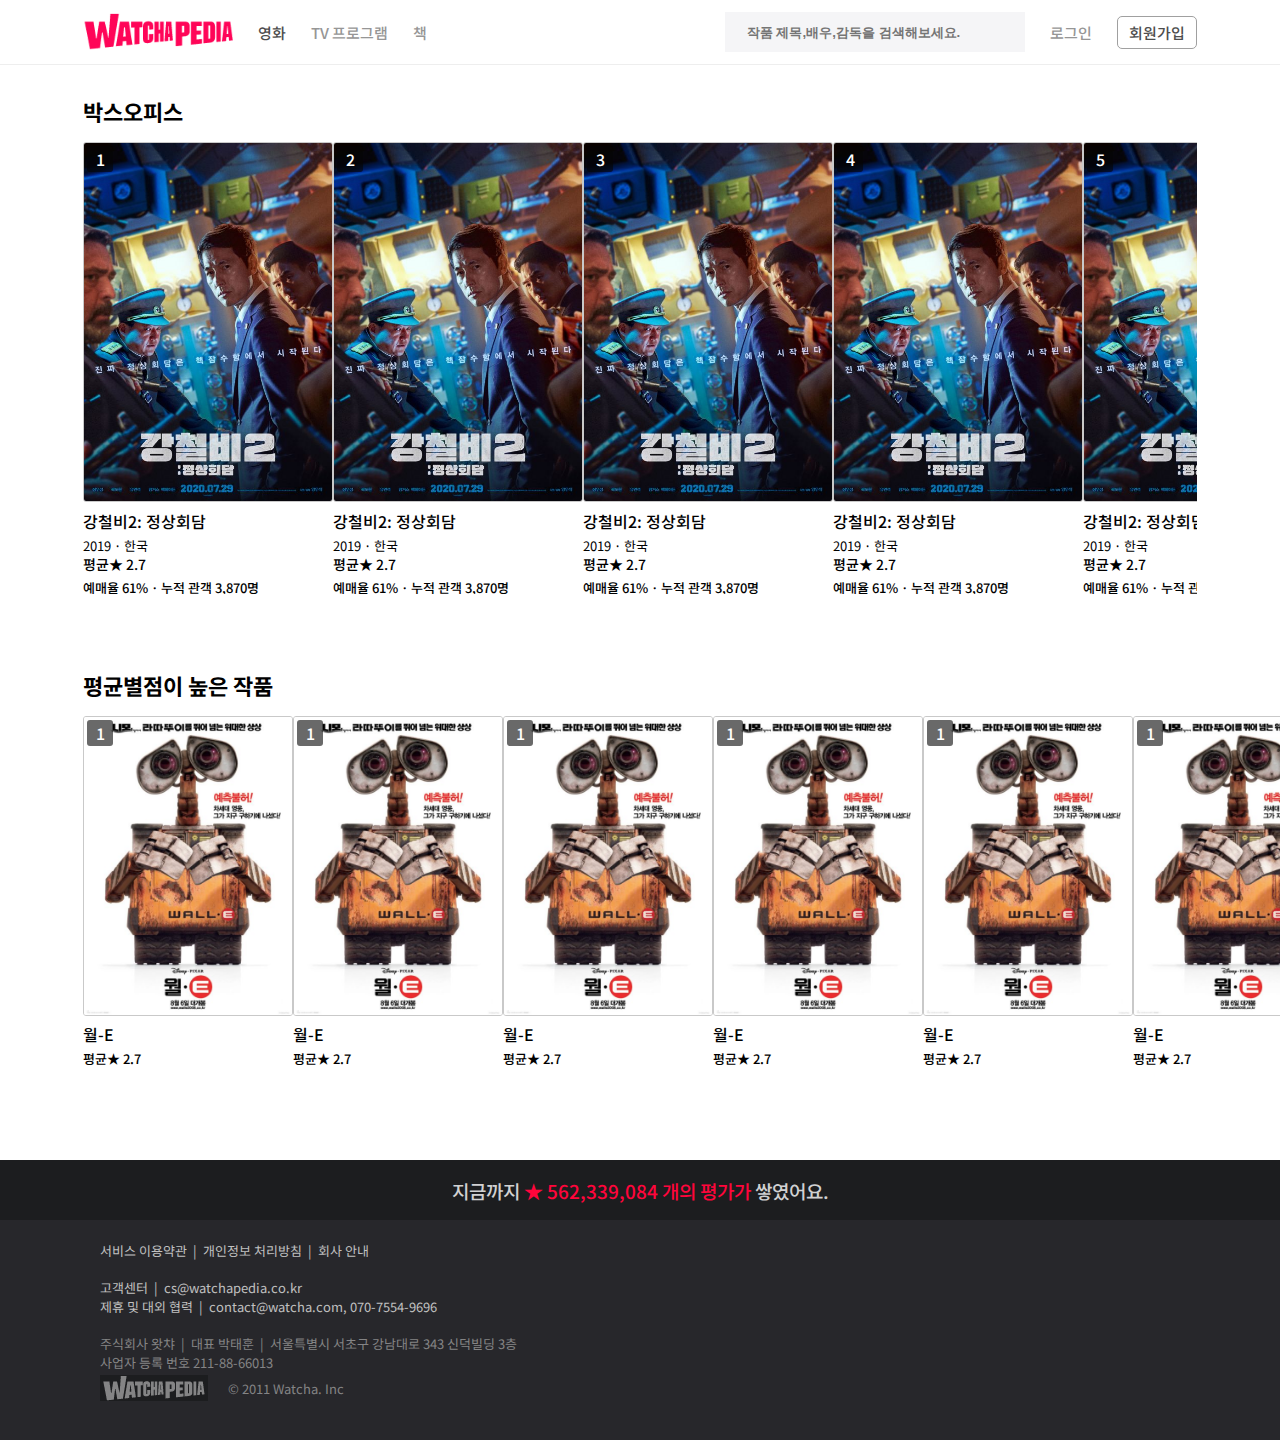
<file: index.html>
<!DOCTYPE html>
<html lang="en">

<head>
    <meta charset="UTF-8">
    <meta name="viewport" content="width=device-width, initial-scale=1.0">
    <title>왓차피디아 - 클론 코딩 프로젝트</title>
    <link rel="stylesheet" href="css/style.css">
    <link href="https://fonts.googleapis.com/css2?family=Noto+Sans+KR:wght@400;500;700&display=swap" rel="stylesheet">
    <link rel="stylesheet" href="https://use.fontawesome.com/releases/v5.14.0/css/all.css"
        integrity="sha384-HzLeBuhoNPvSl5KYnjx0BT+WB0QEEqLprO+NBkkk5gbc67FTaL7XIGa2w1L0Xbgc" crossorigin="anonymous">
</head>

<body>
    <header class="menu-box">
        <div class="menu">
            <div class="menu_left">
                <a href="index.html"><img class="menu_logo" src="img/logo.png" /></a>
                <span class="menu_movie">영화</span>
                <span class="menu_tv">TV 프로그램</span>
                <span class="menu_book">책</span>
            </div>
            <div class="menu_right">
                <div class="menu_search-box">
                    <i class="fas fa-search"></i>
                    <input class="menu_search" type="text" placeholder="작품 제목,배우,감독을 검색해보세요.">
                </div>
                <span class="menu_login">로그인</span>
                <span class="menu_sign-up" id="js-signUp">회원가입</span>
            </div>
            <div class="pop_sign-up">
                <img src="img/pop_logo.png" class="pop_logo">
                <span class="pop_title">회원가입</span>
                <form action="">
                    <div class="pop_input-box">
                        <input type="text" placeholder="이름">
                    </div>
                    <div class="pop_input-box">
                        <input type="text" placeholder="이메일">
                    </div>
                    <div class="pop_input-box">
                        <input type="text" placeholder="비밀번호">
                    </div>
                </form>
                <button class="pop_btn">회원가입</button>
                <div class="pop_already">
                    <span>이미 가입하셨나요?&nbsp;</span>
                    <a href="">
                        <span>로그인</span>
                    </a>
                </div>
                <span class="pop_or">OR</span>
                <div class="pop_line-box">
                    <div class="pop_line"></div>
                    <div class="pop_line"></div>
                </div>
                <button class="pop_facebook">
                    <i class="fab fa-facebook-square"></i>
                    <span>Facebook 으로 로그인</span>
                </button>
            </div>
            <div class="overlay"></div>
        </div>
    </header>
    <main class="first_contents-box contents-box">
        <div class="contents">
            <div class="contents_title">박스오피스</div>
            <div class="type1-contents_contents">
                <div class="type1-content-box">
                    <a href="contents.html">
                        <img src="img/ironrain.jpg" alt="강철비2: 정상회담">
                    </a>
                    <span class="type1-content_title">강철비2: 정상회담</span>
                    <span class="type1-content_year">2019 · 한국</span>
                    <span class="type1-content_star">평균★ 2.7</span>
                    <span class="type1-content_info">예매율 61% · 누적 관객 3,870명</span>
                    <div class="type1-content_number">1</div>
                </div>
                <div class="type1-content-box">
                    <a href="contents.html">
                        <img src="img/ironrain.jpg" alt="강철비2: 정상회담">
                    </a>
                    <span class="type1-content_title">강철비2: 정상회담</span>
                    <span class="type1-content_year">2019 · 한국</span>
                    <span class="type1-content_star">평균★ 2.7</span>
                    <span class="type1-content_info">예매율 61% · 누적 관객 3,870명</span>
                    <div class="type1-content_number">2</div>
                </div>
                <div class="type1-content-box">
                    <a href="contents.html">
                        <img src="img/ironrain.jpg" alt="강철비2: 정상회담">
                    </a>
                    <span class="type1-content_title">강철비2: 정상회담</span>
                    <span class="type1-content_year">2019 · 한국</span>
                    <span class="type1-content_star">평균★ 2.7</span>
                    <span class="type1-content_info">예매율 61% · 누적 관객 3,870명</span>
                    <div class="type1-content_number">3</div>
                </div>
                <div class="type1-content-box">
                    <a href="contents.html">
                        <img src="img/ironrain.jpg" alt="강철비2: 정상회담">
                    </a>
                    <span class="type1-content_title">강철비2: 정상회담</span>
                    <span class="type1-content_year">2019 · 한국</span>
                    <span class="type1-content_star">평균★ 2.7</span>
                    <span class="type1-content_info">예매율 61% · 누적 관객 3,870명</span>
                    <div class="type1-content_number">4</div>
                </div>
                <div class="type1-content-box">
                    <a href="contents.html">
                        <img src="img/ironrain.jpg" alt="강철비2: 정상회담">
                    </a>
                    <span class="type1-content_title">강철비2: 정상회담</span>
                    <span class="type1-content_year">2019 · 한국</span>
                    <span class="type1-content_star">평균★ 2.7</span>
                    <span class="type1-content_info">예매율 61% · 누적 관객 3,870명</span>
                    <div class="type1-content_number">5</div>
                </div>
            </div>
        </div>
    </main>
    <main class="contents-box">
        <div class="contents">
            <div class="contents_title">평균별점이 높은 작품</div>
            <div class="type2-contents_contents">
                <div class="type2-content-box">
                    <img src="img/wallE.jpg" alt="월-E">
                    <span class="type2-content_title">월-E</span>
                    <span class="type2-content_star">평균★ 2.7</span>
                    <div class="type1-content_number">1</div>
                </div>
                <div class="type2-content-box">
                    <img src="img/wallE.jpg" alt="월-E">
                    <span class="type2-content_title">월-E</span>
                    <span class="type2-content_star">평균★ 2.7</span>
                    <div class="type1-content_number">1</div>
                </div>
                <div class="type2-content-box">
                    <img src="img/wallE.jpg" alt="월-E">
                    <span class="type2-content_title">월-E</span>
                    <span class="type2-content_star">평균★ 2.7</span>
                    <div class="type1-content_number">1</div>
                </div>
                <div class="type2-content-box">
                    <img src="img/wallE.jpg" alt="월-E">
                    <span class="type2-content_title">월-E</span>
                    <span class="type2-content_star">평균★ 2.7</span>
                    <div class="type1-content_number">1</div>
                </div>
                <div class="type2-content-box">
                    <img src="img/wallE.jpg" alt="월-E">
                    <span class="type2-content_title">월-E</span>
                    <span class="type2-content_star">평균★ 2.7</span>
                    <div class="type1-content_number">1</div>
                </div>
                <div class="type2-content-box">
                    <img src="img/wallE.jpg" alt="월-E">
                    <span class="type2-content_title">월-E</span>
                    <span class="type2-content_star">평균★ 2.7</span>
                    <div class="type1-content_number">1</div>
                </div>
            </div>
        </div>
    </main>
    <footer class="footer">
        <div class="small-box ">
            <span class="review">
                지금까지&nbsp;
            </span>
            <span class="review review-red">
                ★ 562,339,084 개의 평가가&nbsp;
            </span>
            <span class="review">
                쌓였어요.
            </span>
        </div>
        <div class="big-box">
            <div class="first-column column">
                <span class="footer_info cursor">
                    서비스 이용약관 &nbsp;|&nbsp; 개인정보 처리방침 &nbsp;|&nbsp; 회사 안내
                </span>
            </div>
            <div class="second-column column">
                <span class="footer_info cursor">
                    고객센터 &nbsp;|&nbsp; cs@watchapedia.co.kr
                </span>
                <span class="footer_info cursor">
                    제휴 및 대외 협력 &nbsp;|&nbsp; contact@watcha.com, 070-7554-9696
                </span>
            </div>
            <div class="third-column column">
                <span class="footer_info">
                    주식회사 왓챠 &nbsp;|&nbsp; 대표 박태훈 &nbsp;|&nbsp; 서울특별시 서초구 강남대로 343 신덕빌딩 3층
                </span>
                <span class="footer_info">
                    사업자 등록 번호 211-88-66013
                </span>
                <div class="footer_info">
                    <img src="img/footer_logo.png" class="footer_logo">
                    <span class="footer_info">© 2011 Watcha. Inc</span>
                </div>
            </div>
        </div>
    </footer>
    <script src="js/index.js"></script>
</body>

</html>
</file>
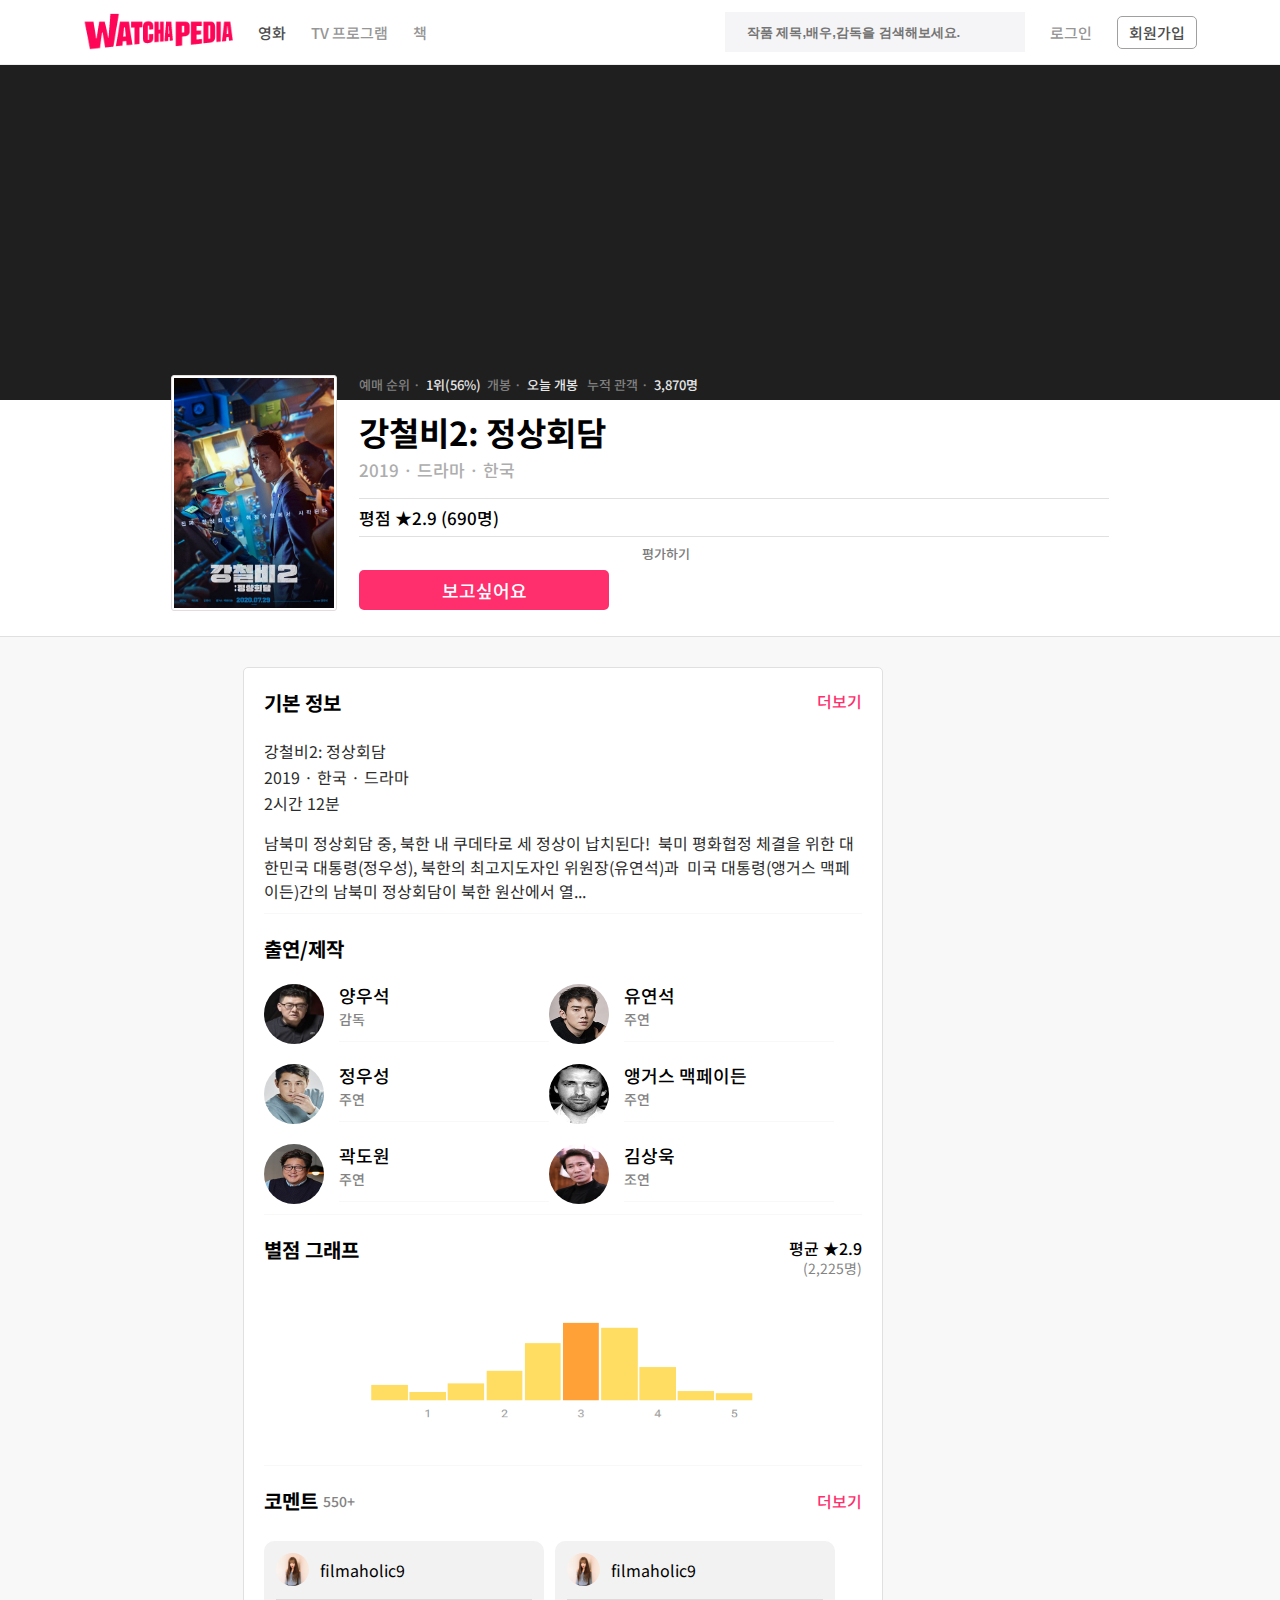
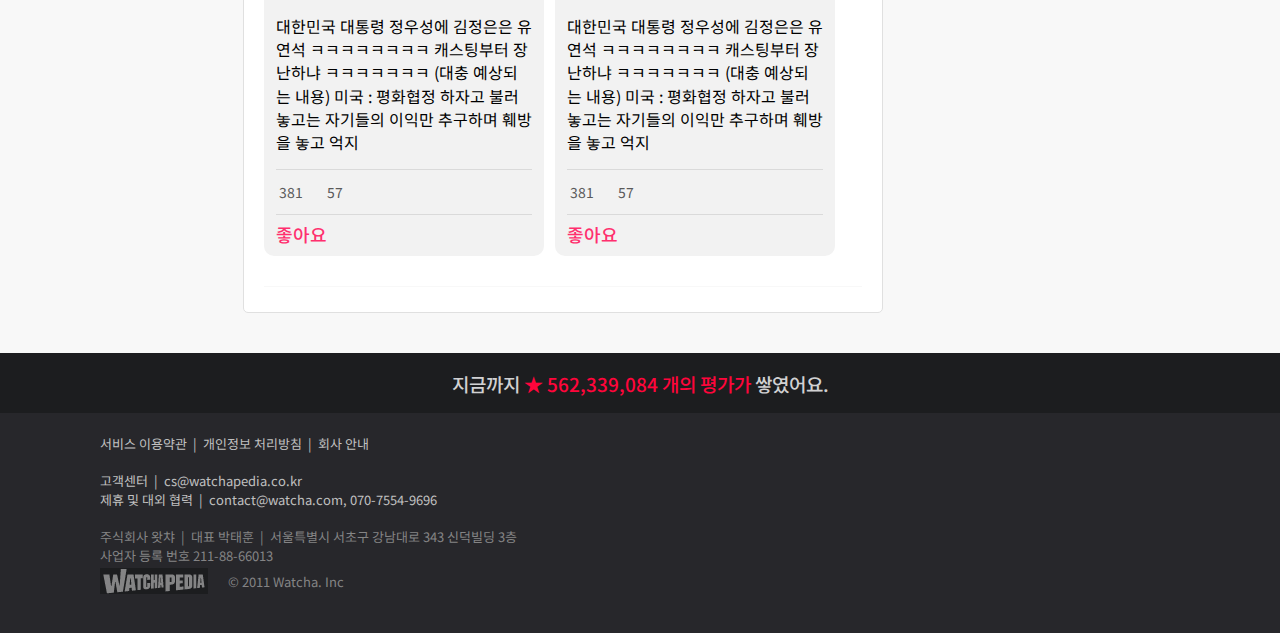
<file: contents.html>
<!DOCTYPE html>
<html lang="en">

<head>
    <meta charset="UTF-8">
    <meta name="viewport" content="width=device-width, initial-scale=1.0">
    <title>왓차피디아 - 클론 코딩 프로젝트</title>
    <link rel="stylesheet" href="css/style.css">
    <link href="https://fonts.googleapis.com/css2?family=Noto+Sans+KR:wght@400;500;700&display=swap" rel="stylesheet">
    <link rel="stylesheet" href="https://use.fontawesome.com/releases/v5.14.0/css/all.css"
        integrity="sha384-HzLeBuhoNPvSl5KYnjx0BT+WB0QEEqLprO+NBkkk5gbc67FTaL7XIGa2w1L0Xbgc" crossorigin="anonymous">
</head>

<body>
    <!-- 메뉴 헤더입니다. -->
    <header class="menu-box">
        <div class="menu">
            <div class="menu_left">
                <a href="index.html"><img class="menu_logo" src="img/logo.png" /></a>
                <span class="menu_movie">영화</span>
                <span class="menu_tv">TV 프로그램</span>
                <span class="menu_book">책</span>
            </div>
            <div class="menu_right">
                <div class="menu_search-box">
                    <i class="fas fa-search"></i>
                    <input class="menu_search" type="text" placeholder="작품 제목,배우,감독을 검색해보세요.">
                </div>
                <span class="menu_login">로그인</span>
                <span class="menu_sign-up" id="js-signUp">회원가입</span>
            </div>

            <!-- 여기는 회원가입 팝업창입니다 -->
            <div class="pop_sign-up">
                <img src="img/pop_logo.png" class="pop_logo">
                <span class="pop_title">회원가입</span>
                <form action="">
                    <div class="pop_input-box">
                        <input type="text" placeholder="이름">
                    </div>
                    <div class="pop_input-box">
                        <input type="text" placeholder="이메일">
                    </div>
                    <div class="pop_input-box">
                        <input type="text" placeholder="비밀번호">
                    </div>
                </form>
                <button class="pop_btn">회원가입</button>
                <div class="pop_already">
                    <span>이미 가입하셨나요?&nbsp;</span>
                    <a href="">
                        <span>로그인</span>
                    </a>
                </div>
                <span class="pop_or">OR</span>
                <div class="pop_line-box">
                    <div class="pop_line"></div>
                    <div class="pop_line"></div>
                </div>
                <button class="pop_facebook">
                    <i class="fab fa-facebook-square"></i>
                    <span>Facebook 으로 로그인</span>
                </button>
            </div>
            <!-- 여기까지 회원가입 팝업창입니다 -->

            <!-- 팝업창 팝업 시 뒷 배경 어둡게 하는 효과를 위한 박스 -->
            <div class="overlay"></div>
            <!-- 박스는 하나로 끝 -->

        </div>
    </header>
    <!-- 여기까지 메뉴 헤더 -->

    <!-- 메뉴바 밑에 콘텐츠 썸네일 -->
    <div class="thumbnail"></div>
    <!-- 여기까지 썸네일 -->

    <!-- 썸네일 밑에 겹쳐있는 콘텐츠 정보들입니다. -->
    <div class="content_info-box">

        <!-- 왼쪽 포스터입니다. -->
        <div class="left-column">
            <img src="img/ironrain.jpg" alt="강철비2: 정상회담">
        </div>
        <!-- 여기까지 왼쪽 포스터 -->

        <!-- 포스터 오른쪽 정보들 입니다. -->
        <div class="right-column">
            <!-- 첫번째 줄 -->
            <div class="content_info">
                <span class="gray">예매 순위 ·&nbsp;</span>
                <span class="white">1위(56%)&nbsp;</span>
                <span class="gray">개봉 ·&nbsp;</span>
                <span class="white">오늘 개봉 &nbsp;</span>
                <span class="gray">누적 관객 ·&nbsp;</span>
                <span class="white">3,870명</span>
            </div>
            <!-- 첫번째 줄 끝 -->

            <!-- 두번째 줄 작품명 -->
            <div class="content_info">
                <span class="content_title">강철비2: 정상회담</span>
            </div>
            <!-- 두번째 줄 작품명 끝 -->

            <!-- 세번째 줄 년도, 장르, 나라-->
            <div class="content_info">
                <span class="content_type">2019 · 드라마 · 한국</span>
            </div>
            <!-- 세번째 줄 년도, 장르, 나라 끝 -->

            <!-- 네번째 줄 평점 -->
            <div class="content_info">
                <span class="content_star">평점 ★2.9 (690명)</span>
            </div>
            <!-- 네번째 줄 평점 끝 -->

            <!-- 마지막 보고싶어요, 별점 평가하기 -->
            <div class="content_info">
                <!-- 보고싶어요 버튼 -->
                <div class="content_info-left">
                    <div class="content_want-see">
                        <i class="fas fa-plus plus-rotate"></i>
                        <span>보고싶어요</span>
                    </div>
                </div>
                <!-- 보고싶어요 버튼 끝 -->

                <!-- 별점 평가하기 -->
                <div class="content_info-right">
                    <span class="js-leaveStar">평가하기</span>
                    <div class="content_info_star">
                        <div class="star_box star1" value="0.5"></div>
                        <i class="far fa-star real-star1 real-star"></i>
                        <div class="star_box star2" value="1"></div>
                        <div class="star_box star3" value="1.5"></div>
                        <i class="far fa-star real-star2 real-star"></i>
                        <div class="star_box star4" value="2"></div>
                        <div class="star_box star5" value="2.5"></div>
                        <i class="far fa-star real-star3 real-star"></i>
                        <div class="star_box star6" value="3"></div>
                        <div class="star_box star7" value="3.5"></div>
                        <i class="far fa-star real-star4 real-star"></i>
                        <div class="star_box star8" value="4"></div>
                        <div class="star_box star9" value="4.5"></div>
                        <i class="far fa-star real-star5 real-star"></i>
                        <div class="star_box star10" value="5"></div>
                    </div>
                </div>
                <!-- 별점 평가하기 끝 -->

            </div>
            <!-- 여기까지가 마지막 줄에 보고싶어요, 별점 평가하기 끝 -->

        </div>
        <!-- 여기까지 오른쪽 정보들 -->
    </div>
    <!-- 여기까지 영화 정보들 입니다 -->

    <!-- 여기서부터 메인 컨텐츠 박스입니다 -->
    <main class="contents_main-box">
        <div class="contents_middle-box">
            <div>
                <div class="leave-comment-box">
                    <span class="go-leave-comment">
                        이 작품에 대한 준혁 님의 평가를 글로 남겨보세요.
                    </span>
                    <span class="leave-comment">코멘트 남기기</span>
                </div>
                <div class="contents_contents-box">
                    <!-- 첫번째(기본정보) 박스입니다 -->
                    <div class="contents_contents_column">
                        <div>
                            <span class="contents_contents_title">기본 정보</span>

                            <!-- 기본정보 더보기 링크 연결해주세요 -->
                            <a href="">
                                <span class="contents_contents_more">더보기</span>
                            </a>
                            <!-- 여기입니다 -->

                        </div>
                        <span class="contents_contents_name contents_info">강철비2: 정상회담</span>
                        <span class="contents_contents_info contents_info">2019 · 한국 · 드라마</span>
                        <span class="contents_contents_runtime contents_info">2시간 12분</span>
                        <span class="contents_contents_summary contents_info">
                            남북미 정상회담 중, 북한 내 쿠데타로 세 정상이 납치된다!&nbsp;
                            북미 평화협정 체결을 위한 대한민국 대통령(정우성), 북한의 최고지도자인 위원장(유연석)과&nbsp;
                            미국 대통령(앵거스 맥페이든)간의 남북미 정상회담이 북한 원산에서 열...
                        </span>
                    </div>
                    <!-- 첫번째(기본정보) 끝입니다 -->

                    <!-- 두번째(출연/제작) 시작 -->
                    <div class="contents_contents_column">
                        <span class="contents_contents_title">출연/제작</span>
                        <div class="contents_contents_container">
                            <div class="contents_contents_content">
                                <div class="contents_contents_profile">
                                    <img src="img/yang.jfif" alt="양우석" class="profile_img">
                                    <div>
                                        <span class="profile_name">양우석</span>
                                        <span class="profile_job">감독</span>
                                    </div>
                                </div>
                                <div class="contents_contents_profile">
                                    <img src="img/actor1.jfif" alt="정우성" class="profile_img">
                                    <div>
                                        <span class="profile_name">정우성</span>
                                        <span class="profile_job">주연</span>
                                    </div>
                                </div>
                                <div class="contents_contents_profile">
                                    <img src="img/actor2.jfif" alt="곽도원" class="profile_img">
                                    <div>
                                        <span class="profile_name">곽도원</span>
                                        <span class="profile_job">주연</span>
                                    </div>
                                </div>
                            </div>
                            <div class="contents_contents_content">
                                <div class="contents_contents_profile">
                                    <img src="img/actor3.jfif" alt="유연석" class="profile_img">
                                    <div>
                                        <span class="profile_name">유연석</span>
                                        <span class="profile_job">주연</span>
                                    </div>
                                </div>
                                <div class="contents_contents_profile">
                                    <img src="img/actor4.jfif" alt="앵거스 맥페이든" class="profile_img">
                                    <div>
                                        <span class="profile_name">앵거스 맥페이든</span>
                                        <span class="profile_job">주연</span>
                                    </div>
                                </div>
                                <div class="contents_contents_profile">
                                    <img src="img/actor5.jfif" alt="김상욱" class="profile_img">
                                    <div>
                                        <span class="profile_name">김상욱</span>
                                        <span class="profile_job">조연</span>
                                    </div>
                                </div>
                            </div>
                        </div>
                    </div>
                    <!-- 두번째(출연/제작) 끝 -->

                    <!-- 세번째(별점 그래프) 시작 -->
                    <div class="contents_contents_column">
                        <div>
                            <span class="contents_contents_title">별점 그래프</span>
                            <div>
                                <span class="star_average">평균 ★2.9</span>
                                <span class="star_people">(2,225명)</span>
                            </div>
                        </div>
                        <div class="contents_contents_star-box">
                            <img src="img/star_graph.png" alt="별점 그래프" class="star-graph">
                        </div>
                    </div>
                    <!-- 세번째(별점 그래프) 끝 -->

                    <!-- 네번째(코멘트) 시작 -->
                    <div class="contents_contents_column">
                        <div class="column_column">
                            <div>
                                <span class="contents_contents_title">코멘트</span>
                                <span class="contents_contents_title-number">550+</span>
                            </div>

                            <!-- 코멘트 더보기 링크 연결해주세요 -->
                            <a href="">
                                <span class="contents_contents_more">더보기</span>
                            </a>
                            <!-- 여기입니다 -->

                        </div>
                        <div class="contents_contents_comment-container">
                            <div class="comment-nemo">
                                <div class="comment_user">
                                    <img src="img/user_profile.jfif" class="comment_user-img">
                                    <span class="user_name">filmaholic9</span>
                                </div>
                                <div class="comment_comment">
                                    대한민국 대통령 정우성에 김정은은 유연석 ㅋㅋㅋㅋㅋㅋㅋㅋ 캐스팅부터 장난하냐 ㅋㅋㅋㅋㅋㅋㅋ
                                    (대충 예상되는 내용)
                                    미국 : 평화협정 하자고 불러놓고는 자기들의 이익만 추구하며 훼방을 놓고 억지
                                </div>
                                <div class="comment_feel">
                                    <span class="comment_feel-good">
                                        <i class="fas fa-thumbs-up"></i>
                                        381
                                    </span>
                                    <span class="comment_feel-comment">
                                        <i class="fas fa-comment"></i>
                                        57
                                    </span>
                                </div>
                                <div class="comment_click-good">좋아요</div>
                            </div>
                            <div class="comment-nemo">
                                <div class="comment_user">
                                    <img src="img/user_profile.jfif" class="comment_user-img">
                                    <span class="user_name">filmaholic9</span>
                                </div>
                                <div class="comment_comment">
                                    대한민국 대통령 정우성에 김정은은 유연석 ㅋㅋㅋㅋㅋㅋㅋㅋ 캐스팅부터 장난하냐 ㅋㅋㅋㅋㅋㅋㅋ
                                    (대충 예상되는 내용)
                                    미국 : 평화협정 하자고 불러놓고는 자기들의 이익만 추구하며 훼방을 놓고 억지
                                </div>
                                <div class="comment_feel">
                                    <span class="comment_feel-good">
                                        <i class="fas fa-thumbs-up"></i>
                                        381
                                    </span>
                                    <span class="comment_feel-comment">
                                        <i class="fas fa-comment"></i>
                                        57
                                    </span>
                                </div>
                                <div class="comment_click-good">좋아요</div>
                            </div>
                        </div>
                    </div>
                    <!-- 네번째(코멘트) 끝 -->

                    <!-- <div class="contents_contents_column">
                        <div>
                            <span class="contents_contents_title">이 작품이 담긴 컬렉션</span>
                            <span class="contents_contents_title-number">143</span>
                        </div>
                    </div>
                    <div class="contents_contents_column">
                        <span class="contents_contents_title">비슷한 작품</span>
                    </div> -->
                </div>
            </div>
            <div class="contents_side-box"></div>
        </div>
    </main>
    <!-- 여기까지 메인 컨텐츠 박스였습니다 -->
    <footer>
        <div class="small-box ">
            <span class="review">
                지금까지&nbsp;
            </span>
            <span class="review review-red">
                ★ 562,339,084 개의 평가가&nbsp;
            </span>
            <span class="review">
                쌓였어요.
            </span>
        </div>
        <div class="big-box">
            <div class="first-column column">
                <span class="footer_info cursor">
                    서비스 이용약관 &nbsp;|&nbsp; 개인정보 처리방침 &nbsp;|&nbsp; 회사 안내
                </span>
            </div>
            <div class="second-column column">
                <span class="footer_info cursor">
                    고객센터 &nbsp;|&nbsp; cs@watchapedia.co.kr
                </span>
                <span class="footer_info cursor">
                    제휴 및 대외 협력 &nbsp;|&nbsp; contact@watcha.com, 070-7554-9696
                </span>
            </div>
            <div class="third-column column">
                <span class="footer_info">
                    주식회사 왓챠 &nbsp;|&nbsp; 대표 박태훈 &nbsp;|&nbsp; 서울특별시 서초구 강남대로 343 신덕빌딩 3층
                </span>
                <span class="footer_info">
                    사업자 등록 번호 211-88-66013
                </span>
                <div class="footer_info">
                    <img src="img/footer_logo.png" class="footer_logo">
                    <span class="footer_info">© 2011 Watcha. Inc</span>
                </div>
            </div>
        </div>
    </footer>
    <script src="js/index.js"></script>
    <script src="js/star.js"></script>
</body>

</html>
</file>
<file: css/style.css>
@import "reset.css";
@import "menu.css";
@import "type1_contents.css";
@import "type2_contents.css";
@import "footer.css";
@import "contents.css";
@import "popup.css";
@import "contents_main.css";
@import "profile.css";
@import "comment.css";

* {
    box-sizing: border-box;
    text-decoration: none;
}

html {
    width: 100%;
    height: 100%;
}

body {
    width: 100%;
    height: 100vh;
    font-family: 'Noto Sans KR', sans-serif;
    font-weight: 500;
}

.cursor {
    cursor: pointer;
}
</file>
